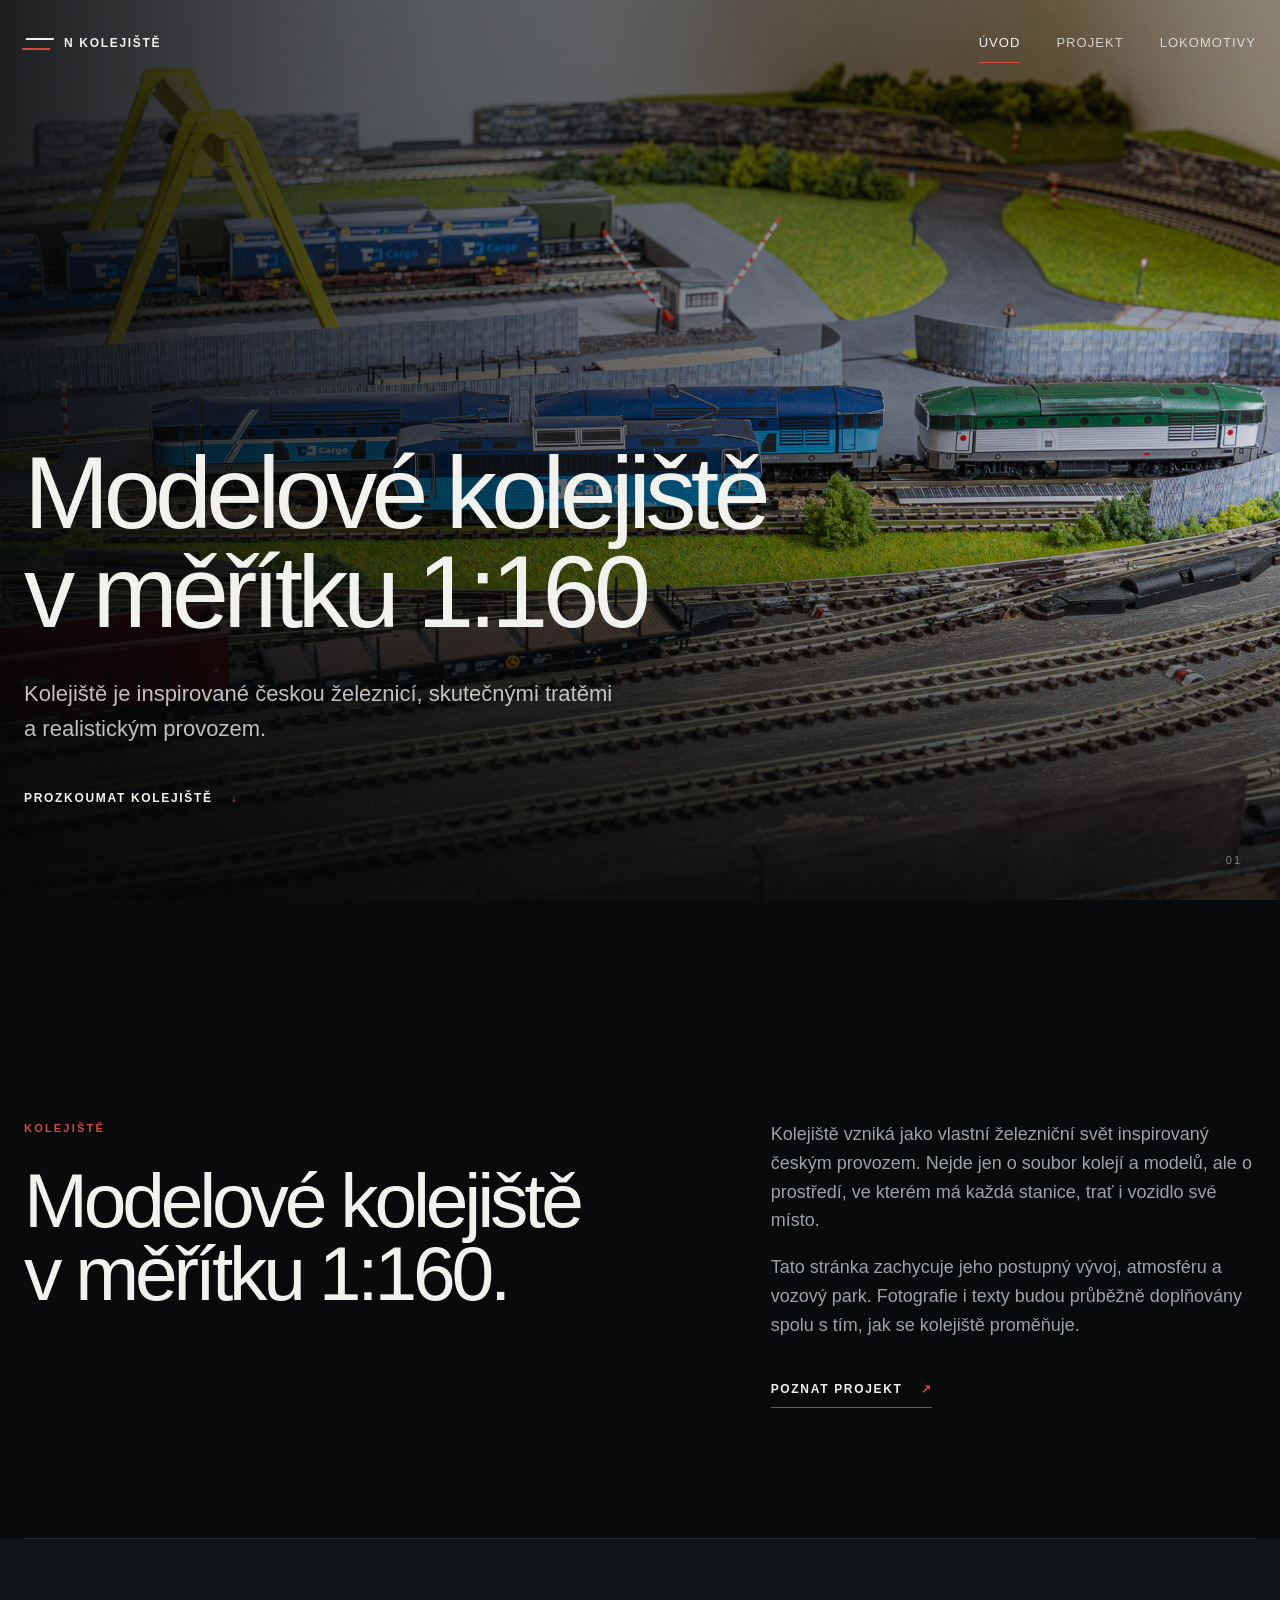
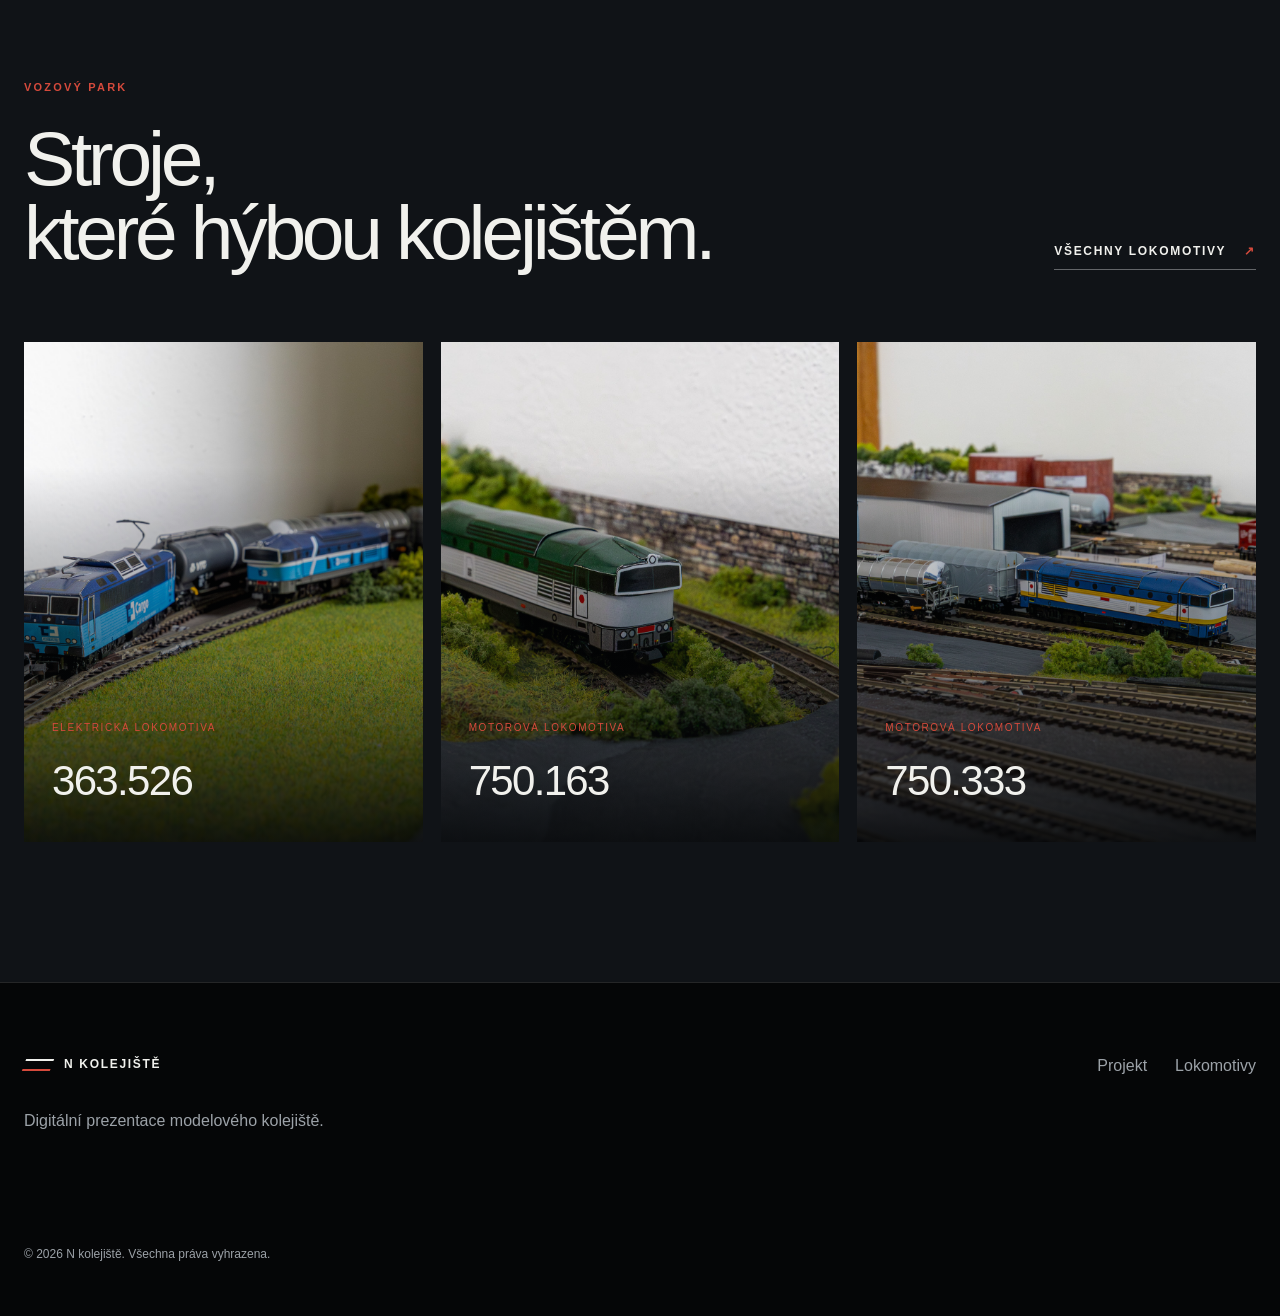
<file: index.html>
<!DOCTYPE html>
<html lang="cs">
<head>
  <meta charset="UTF-8">
  <meta name="viewport" content="width=device-width, initial-scale=1.0">
  <meta name="description" content="Prezentace modelového kolejiště a jeho vozového parku.">
  <meta name="theme-color" content="#090b0d">
  <title>N kolejiště</title>
  <link rel="icon" href="assets/images/favicon.svg" type="image/svg+xml">
  <link rel="stylesheet" href="assets/css/style.css">
  <script src="assets/js/data.js" defer></script>
  <script src="assets/js/main.js" defer></script>
</head>
<body data-page="home">
  <header class="site-header" id="siteHeader">
    <a class="brand" href="index.html" aria-label="N kolejiště – úvod">
      <span class="brand-mark"></span>
      <span>N KOLEJIŠTĚ</span>
    </a>

    <button class="menu-toggle" id="menuToggle" aria-label="Otevřít menu" aria-expanded="false">
      <span></span><span></span>
    </button>

    <nav class="main-nav" id="mainNav" aria-label="Hlavní navigace">
      <a class="active" href="index.html">Úvod</a>
      <a href="projekt.html">Projekt</a>
      <a href="lokomotivy.html">Lokomotivy</a>
    </nav>
  </header>

  <main>
    <section class="hero hero-home">
      <div class="hero-media">
        <img src="assets/images/kolejiste/uvodni_foto.jpg" alt="Pohled na modelové kolejiště">
      </div>
      <div class="hero-overlay"></div>

      <div class="hero-content container">
        <h2 class="display-title reveal">Modelové kolejiště<br>v měřítku 1:160</h2>
        <p class="hero-lead reveal">
          Kolejiště je inspirované českou železnicí, skutečnými tratěmi
          a realistickým provozem.
        </p>
        <a class="text-link reveal" href="#kolejiste">Prozkoumat kolejiště <span>↓</span></a>
      </div>

      <div class="hero-index">01</div>
    </section>

    <section class="story-section container" id="kolejiste">
      <div class="section-number reveal"></div>
      <div class="story-grid">
        <div>
          <p class="eyebrow reveal">KOLEJIŠTĚ</p>
          <h2 class="section-title reveal">Modelové kolejiště<br>v měřítku 1:160.</h2>
        </div>
        <div class="story-copy reveal">
          <p>
            Kolejiště vzniká jako vlastní železniční svět inspirovaný českým
            provozem. Nejde jen o soubor kolejí a modelů, ale o prostředí,
            ve kterém má každá stanice, trať i vozidlo své místo.
          </p>
          <p>
            Tato stránka zachycuje jeho postupný vývoj, atmosféru a vozový park.
            Fotografie i texty budou průběžně doplňovány spolu s tím, jak se
            kolejiště proměňuje.
          </p>
          <a class="button-link" href="projekt.html">Poznat projekt <span>↗</span></a>
        </div>
      </div>
    </section>

    <!--<section class="feature-image container-wide">
      <figure class="image-frame reveal">
        <img src="assets/images/kolejiste/stanice.svg" alt="Modelová železniční stanice">
        <figcaption>
          <span>STANICE</span>
          <p>Centrum provozu a místo setkávání osobní i nákladní dopravy.</p>
        </figcaption>
      </figure>
    </section>-->

    <section class="fleet-preview">
      <div class="container">
        <div class="fleet-heading">
          <div>
            <p class="eyebrow reveal">VOZOVÝ PARK</p>
            <h2 class="section-title reveal">Stroje, <br>které hýbou kolejištěm.</h2>
          </div>
          <a class="button-link reveal" href="lokomotivy.html">Všechny lokomotivy <span>↗</span></a>
        </div>

        <div class="home-loco-grid" id="homeLocoGrid"></div>
      </div>
    </section>
  </main>

  <footer class="site-footer">
    <div class="container footer-grid">
      <div>
        <div class="brand footer-brand"><span class="brand-mark"></span><span>N KOLEJIŠTĚ</span></div>
        <p>Digitální prezentace modelového kolejiště.</p>
      </div>
      <div class="footer-nav">
        <a href="projekt.html">Projekt</a>
        <a href="lokomotivy.html">Lokomotivy</a>
      </div>
      <p class="copyright">© <span data-current-year></span> N kolejiště. Všechna práva vyhrazena.</p>
    </div>
  </footer>
</body>
</html>
</file>
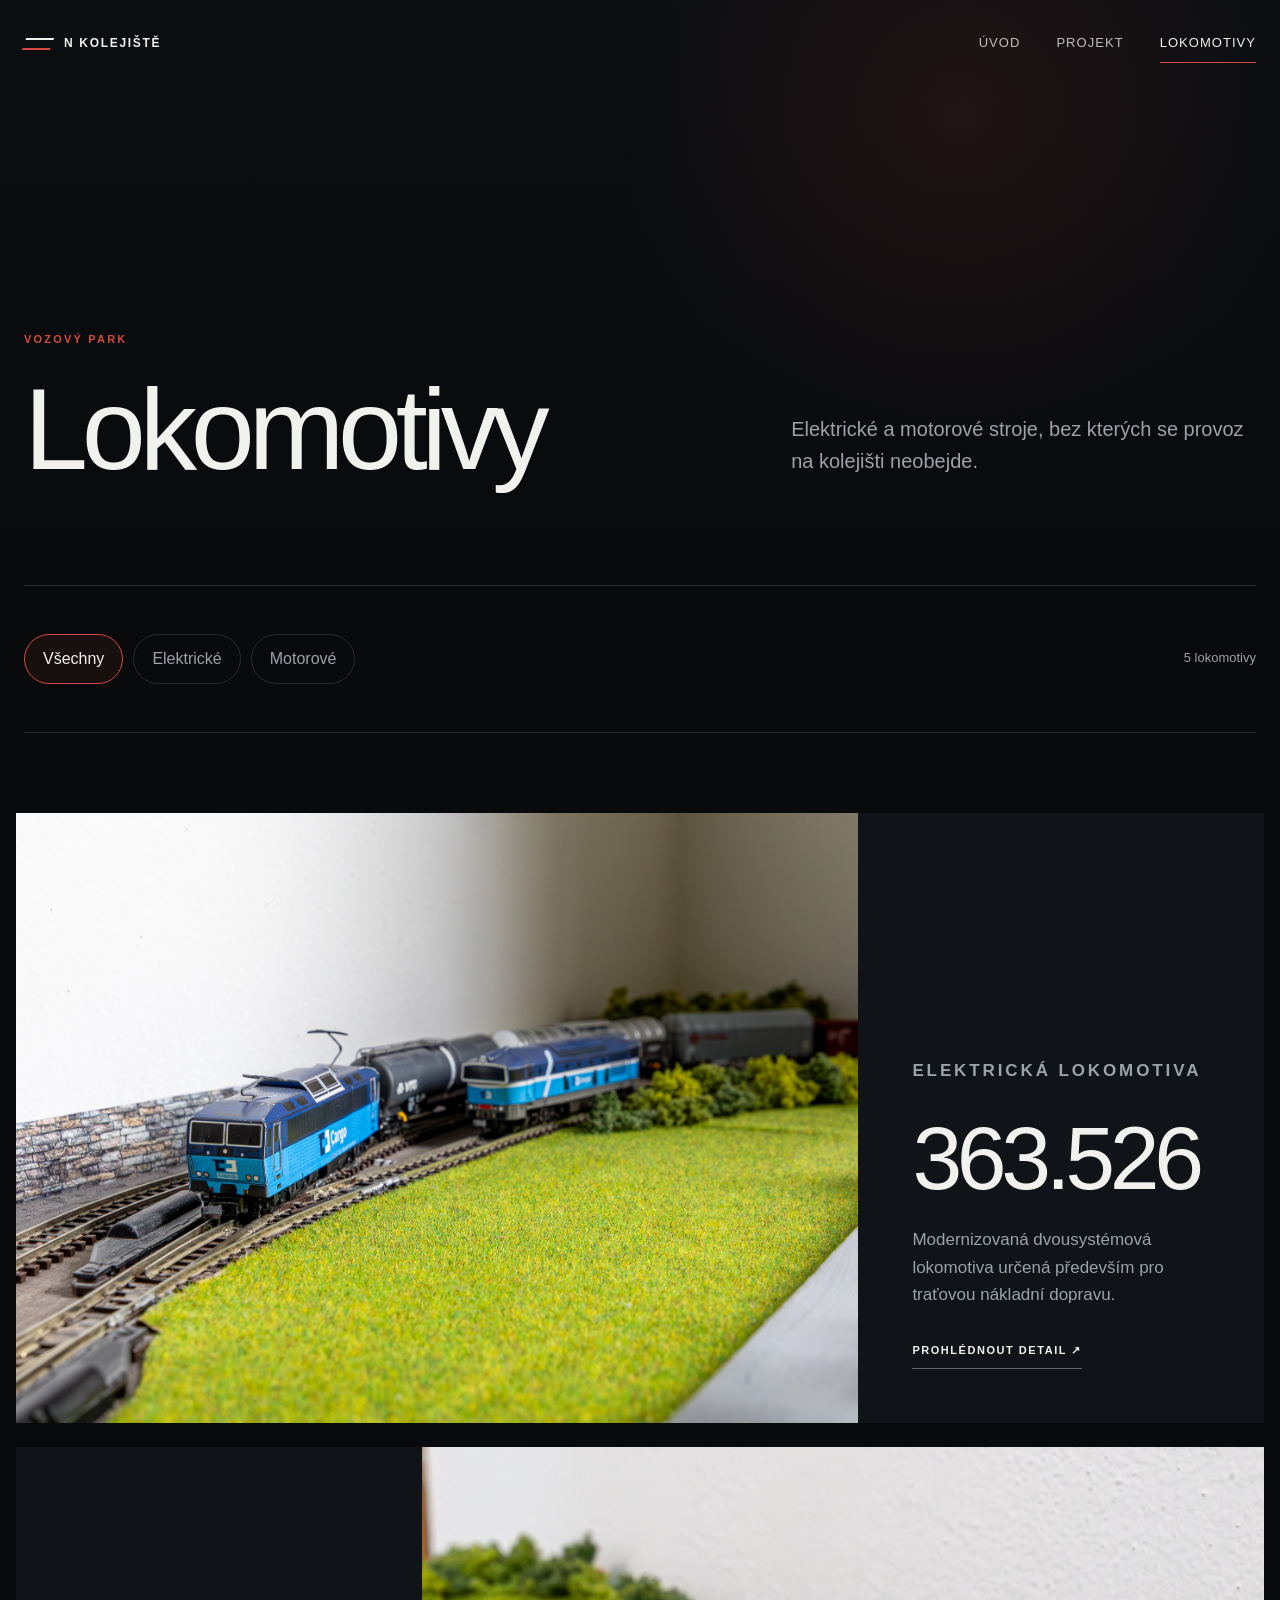
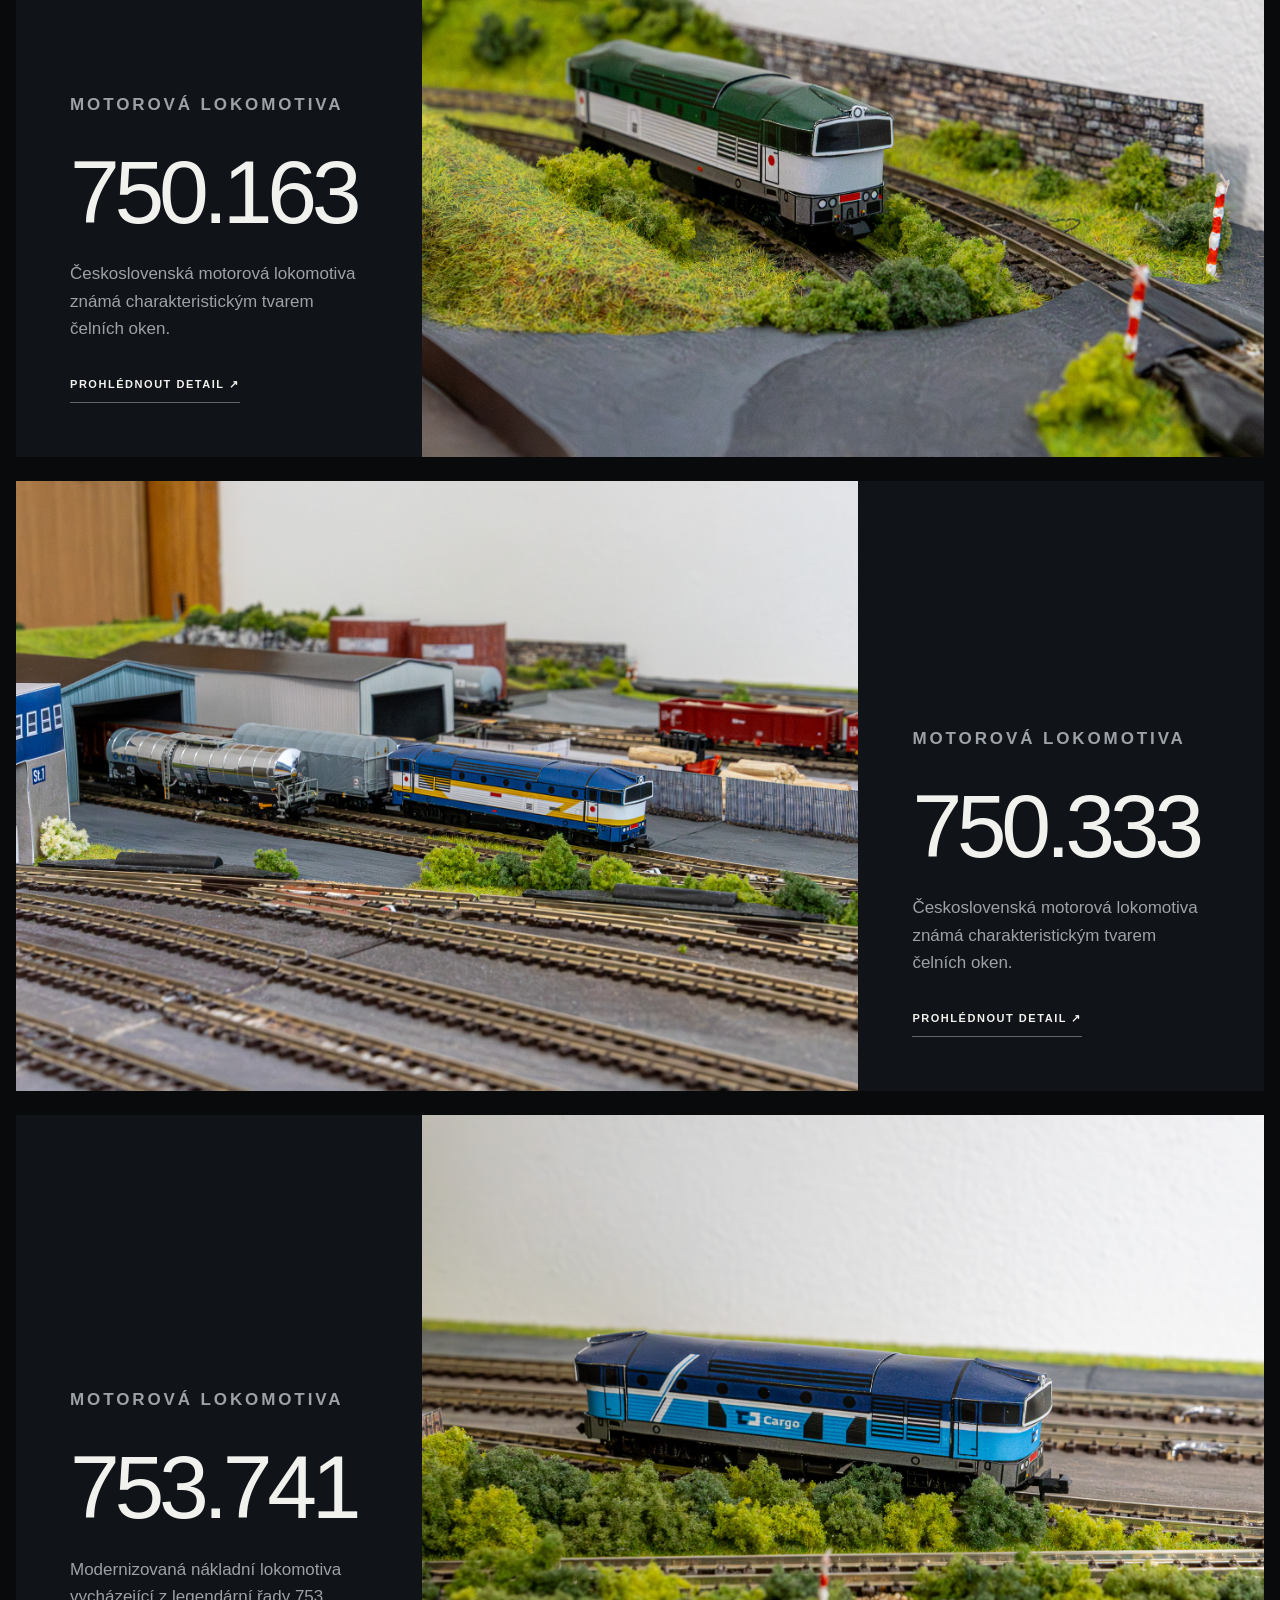
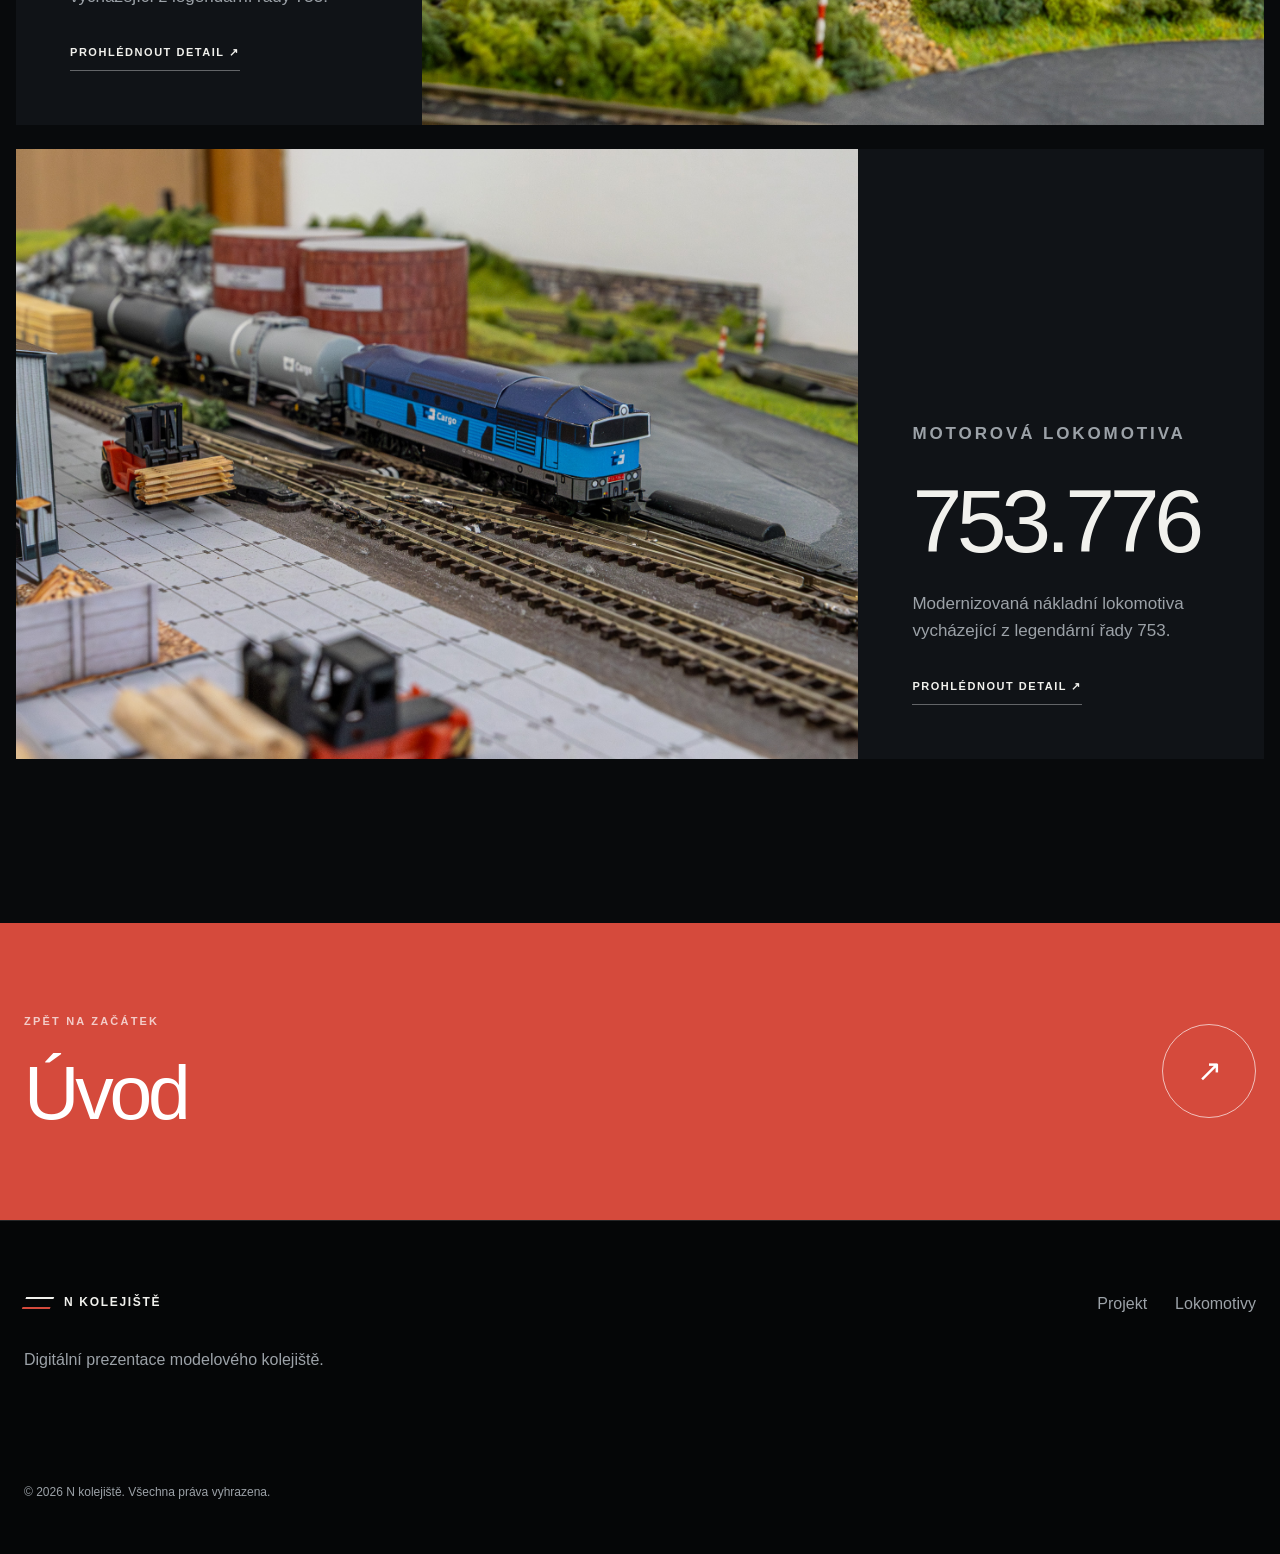
<file: lokomotivy.html>
<!DOCTYPE html>
<html lang="cs">
<head>
  <meta charset="UTF-8">
  <meta name="viewport" content="width=device-width, initial-scale=1.0">
  <meta name="description" content="Lokomotivy ve vozovém parku Vaškova kolejiště.">
  <meta name="theme-color" content="#090b0d">
  <title>Lokomotivy | N kolejiště</title>
  <link rel="icon" href="assets/images/favicon.svg" type="image/svg+xml">
  <link rel="stylesheet" href="assets/css/style.css">
  <script src="assets/js/data.js" defer></script>
  <script src="assets/js/main.js" defer></script>
  <script src="assets/js/lokomotivy.js" defer></script>
</head>
<body data-page="locomotives">
  <header class="site-header" id="siteHeader">
    <a class="brand" href="index.html" aria-label="Vaškovo kolejiště – úvod">
      <span class="brand-mark"></span>
      <span>N KOLEJIŠTĚ</span>
    </a>
    <button class="menu-toggle" id="menuToggle" aria-label="Otevřít menu" aria-expanded="false">
      <span></span><span></span>
    </button>
    <nav class="main-nav" id="mainNav" aria-label="Hlavní navigace">
      <a href="index.html">Úvod</a>
      <a href="projekt.html">Projekt</a>
      <a class="active" href="lokomotivy.html">Lokomotivy</a>
    </nav>
  </header>

  <main>
    <section class="page-hero locomotive-hero">
      <div class="container page-hero-grid">
        <div>
          <p class="eyebrow reveal">VOZOVÝ PARK</p>
          <h1 class="page-title reveal">Lokomotivy</h1>
        </div>
        <p class="page-intro reveal">
          Elektrické a motorové stroje, bez kterých se provoz na kolejišti neobejde.
        </p>
      </div>
    </section>

    <section class="catalog-controls container">
      <div class="filter-row" role="group" aria-label="Filtr lokomotiv">
        <button class="filter-button active" data-filter="all">Všechny</button>
        <button class="filter-button" data-filter="elektricka">Elektrické</button>
        <button class="filter-button" data-filter="dieselova">Motorové</button>
      </div>
      <p class="catalog-count"><span id="locoCount">0</span> lokomotivy</p>
    </section>

    <section class="locomotive-list container-wide" id="locomotiveList"></section>

    <section class="next-page-panel">
      <div class="container next-page-grid">
        <div>
          <p class="eyebrow">ZPĚT NA ZAČÁTEK</p>
          <h2 class="section-title">Úvod</h2>
        </div>
        <a class="circle-link" href="index.html" aria-label="Přejít na úvod">↗</a>
      </div>
    </section>
  </main>

  <dialog class="loco-dialog" id="locoDialog">
    <button class="dialog-close" id="dialogClose" aria-label="Zavřít detail">×</button>
    <div id="dialogContent"></div>
  </dialog>

  <footer class="site-footer">
    <div class="container footer-grid">
      <div>
        <div class="brand footer-brand"><span class="brand-mark"></span><span>N KOLEJIŠTĚ</span></div>
        <p>Digitální prezentace modelového kolejiště.</p>
      </div>
      <div class="footer-nav">
        <a href="projekt.html">Projekt</a>
        <a href="lokomotivy.html">Lokomotivy</a>
      </div>
      <p class="copyright">© <span data-current-year></span> N kolejiště. Všechna práva vyhrazena.</p>
    </div>
  </footer>
</body>
</html>
</file>
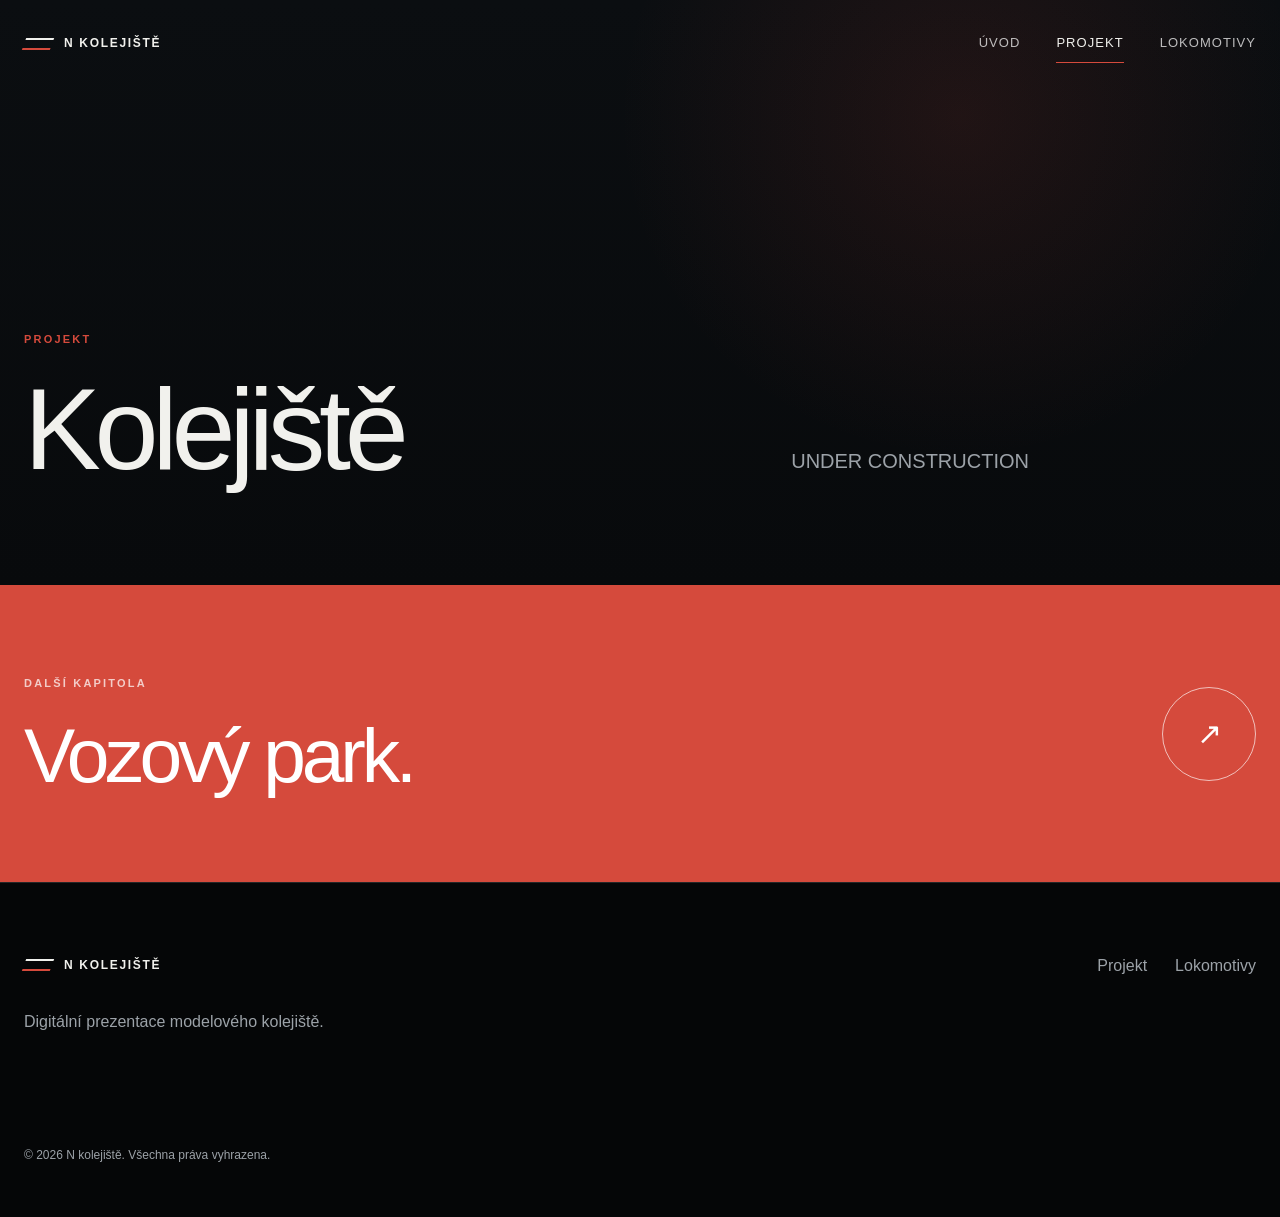
<file: projekt.html>
<!DOCTYPE html>
<html lang="cs">
<head>
  <meta charset="UTF-8">
  <meta name="viewport" content="width=device-width, initial-scale=1.0">
  <meta name="description" content="Příběh a vývoj Vaškova modelového kolejiště.">
  <meta name="theme-color" content="#090b0d">
  <title>Projekt | N kolejiště</title>
  <link rel="icon" href="assets/images/favicon.svg" type="image/svg+xml">
  <link rel="stylesheet" href="assets/css/style.css">
  <script src="assets/js/main.js" defer></script>
</head>
<body data-page="project">
  <header class="site-header" id="siteHeader">
    <a class="brand" href="index.html" aria-label="Vaškovo kolejiště – úvod">
      <span class="brand-mark"></span>
      <span>N KOLEJIŠTĚ</span>
    </a>
    <button class="menu-toggle" id="menuToggle" aria-label="Otevřít menu" aria-expanded="false">
      <span></span><span></span>
    </button>
    <nav class="main-nav" id="mainNav" aria-label="Hlavní navigace">
      <a href="index.html">Úvod</a>
      <a class="active" href="projekt.html">Projekt</a>
      <a href="lokomotivy.html">Lokomotivy</a>
    </nav>
  </header>

  <main>
    <section class="page-hero">
      <div class="container page-hero-grid">
        <div>
          <p class="eyebrow reveal">PROJEKT</p>
          <h1 class="page-title reveal">Kolejiště</h1>
        </div>
        <p class="page-intro reveal">
          UNDER CONSTRUCTION
        </p>
      </div>
    </section>

    <!--<section class="project-intro container">
      <div class="project-stat reveal">
        <span>01</span>
        <p>Česká železniční inspirace</p>
      </div>
      <div class="project-stat reveal">
        <span>02</span>
        <p>Důraz na věrohodnou atmosféru</p>
      </div>
      <div class="project-stat reveal">
        <span>03</span>
        <p>Průběžně rozvíjený projekt</p>
      </div>
    </section>

    <section class="project-block container-wide">
      <figure class="wide-project-image reveal">
        <img src="assets/images/kolejiste/projekt.svg" alt="Celkový pohled na modelové kolejiště">
      </figure>
      <div class="project-text container">
        <p class="eyebrow reveal">MYŠLENKA</p>
        <div class="project-text-grid">
          <h2 class="section-title reveal">Nejen model.<br>Vlastní železniční svět.</h2>
          <div class="story-copy reveal">
            <p>
              Smyslem projektu je vytvořit prostředí, které nepůsobí jako
              vystavená sbírka, ale jako skutečně fungující železnice
              převedená do menšího měřítka.
            </p>
            <p>
              Kolejiště se soustředí na české prostředí a vozidla známá
              z tuzemských tratí. Důležitou roli hraje provozní logika,
              vzhled krajiny i drobné stopy každodenního železničního života.
            </p>
          </div>
        </div>
      </div>
    </section>

    <section class="timeline-section container">
      <p class="eyebrow reveal">VÝVOJ PROJEKTU</p>
      <h2 class="section-title reveal">Kolejiště se mění<br>spolu s každým detailem.</h2>

      <div class="timeline">
        <article class="timeline-item reveal">
          <span>01</span>
          <div>
            <h3>Koncepce</h3>
            <p>Volba prostředí, období, provozu a základního uspořádání kolejiště.</p>
          </div>
        </article>
        <article class="timeline-item reveal">
          <span>02</span>
          <div>
            <h3>Stavba</h3>
            <p>Koleje, terén, stanice, infrastruktura a technické zázemí.</p>
          </div>
        </article>
        <article class="timeline-item reveal">
          <span>03</span>
          <div>
            <h3>Atmosféra</h3>
            <p>Krajina, budovy, provozní detaily a výsledné zasazení vozidel.</p>
          </div>
        </article>
      </div>
    </section>-->

    <section class="next-page-panel">
      <div class="container next-page-grid">
        <div>
          <p class="eyebrow">DALŠÍ KAPITOLA</p>
          <h2 class="section-title">Vozový park.</h2>
        </div>
        <a class="circle-link" href="lokomotivy.html" aria-label="Přejít na lokomotivy">↗</a>
      </div>
    </section>
  </main>

  <footer class="site-footer">
    <div class="container footer-grid">
      <div>
        <div class="brand footer-brand"><span class="brand-mark"></span><span>N KOLEJIŠTĚ</span></div>
        <p>Digitální prezentace modelového kolejiště.</p>
      </div>
      <div class="footer-nav">
        <a href="projekt.html">Projekt</a>
        <a href="lokomotivy.html">Lokomotivy</a>
      </div>
      <p class="copyright">© <span data-current-year></span> N kolejiště. Všechna práva vyhrazena.</p>
    </div>
  </footer>
</body>
</html>
</file>
<file: assets/css/style.css>
:root {
  --bg: #080a0c;
  --bg-soft: #101317;
  --panel: #15191e;
  --text: #f1f1ed;
  --muted: #9ca2a8;
  --line: rgba(255, 255, 255, 0.13);
  --accent: #d54a3c;
  --container: 1240px;
  --wide: 1500px;
}

* { box-sizing: border-box; }

html {
  scroll-behavior: smooth;
  background: var(--bg);
}

body {
  margin: 0;
  background: var(--bg);
  color: var(--text);
  font-family: Inter, "Segoe UI", Arial, sans-serif;
  line-height: 1.6;
  overflow-x: hidden;
}

body.menu-open { overflow: hidden; }

img {
  width: 100%;
  display: block;
}

a { color: inherit; text-decoration: none; }
button { font: inherit; }

.container {
  width: min(calc(100% - 48px), var(--container));
  margin-inline: auto;
}

.container-wide {
  width: min(calc(100% - 32px), var(--wide));
  margin-inline: auto;
}

.site-header {
  position: fixed;
  inset: 0 0 auto;
  z-index: 100;
  height: 88px;
  padding: 0 max(24px, calc((100vw - var(--wide)) / 2));
  display: flex;
  align-items: center;
  justify-content: space-between;
  transition: background .35s ease, backdrop-filter .35s ease, border-color .35s ease;
  border-bottom: 1px solid transparent;
}

.site-header.scrolled {
  background: rgba(8, 10, 12, .72);
  backdrop-filter: blur(18px);
  border-color: var(--line);
}

.brand {
  display: inline-flex;
  align-items: center;
  gap: 12px;
  font-size: 12px;
  font-weight: 700;
  letter-spacing: .14em;
  white-space: nowrap;
}

.brand-mark {
  width: 28px;
  height: 12px;
  display: inline-block;
  border-top: 2px solid var(--text);
  border-bottom: 2px solid var(--accent);
  transform: skewX(-20deg);
}

.main-nav {
  display: flex;
  gap: 36px;
  align-items: center;
}

.main-nav a {
  position: relative;
  color: rgba(255,255,255,.72);
  font-size: 13px;
  letter-spacing: .08em;
  text-transform: uppercase;
  transition: color .25s ease;
}

.main-nav a::after {
  content: "";
  position: absolute;
  left: 0;
  right: 100%;
  bottom: -9px;
  height: 1px;
  background: var(--accent);
  transition: right .3s ease;
}

.main-nav a:hover,
.main-nav a.active { color: var(--text); }

.main-nav a:hover::after,
.main-nav a.active::after { right: 0; }

.menu-toggle {
  display: none;
  width: 42px;
  height: 42px;
  border: 0;
  background: transparent;
  padding: 12px 6px;
  cursor: pointer;
}

.menu-toggle span {
  display: block;
  width: 100%;
  height: 1px;
  background: white;
  margin: 7px 0;
  transition: transform .3s ease;
}

.hero {
  min-height: 100svh;
  position: relative;
  display: flex;
  align-items: flex-end;
  overflow: hidden;
}

.hero-media,
.hero-overlay {
  position: absolute;
  inset: 0;
}

.hero-media img {
  height: 100%;
  object-fit: cover;
  transform: scale(1.03);
}

.hero-overlay {
  background:
    linear-gradient(90deg, rgba(5,7,9,.90) 0%, rgba(5,7,9,.52) 48%, rgba(5,7,9,.14) 100%),
    linear-gradient(0deg, rgba(5,7,9,.82) 0%, transparent 45%);
}

.hero-content {
  position: relative;
  z-index: 2;
  padding-bottom: 90px;
}

.eyebrow {
  margin: 0 0 26px;
  color: var(--accent);
  font-size: 11px;
  font-weight: 700;
  letter-spacing: .2em;
  text-transform: uppercase;
}

.display-title,
.page-title,
.section-title {
  margin: 0;
  font-weight: 500;
  letter-spacing: -.055em;
  line-height: .96;
}

.display-title {
  max-width: 920px;
  font-size: clamp(60px, 8vw, 124px);
}

.hero-lead {
  max-width: 590px;
  margin: 35px 0 38px;
  font-size: clamp(17px, 2vw, 22px);
  color: rgba(255,255,255,.74);
}

.text-link,
.button-link {
  display: inline-flex;
  align-items: center;
  gap: 18px;
  font-size: 12px;
  font-weight: 700;
  letter-spacing: .14em;
  text-transform: uppercase;
}

.text-link span,
.button-link span { color: var(--accent); }

.button-link {
  padding-bottom: 8px;
  border-bottom: 1px solid rgba(255,255,255,.35);
  transition: border-color .25s ease;
}

.button-link:hover { border-color: var(--accent); }

.hero-index {
  position: absolute;
  z-index: 2;
  right: 38px;
  bottom: 30px;
  font-size: 11px;
  letter-spacing: .18em;
  color: rgba(255,255,255,.45);
}

.story-section {
  position: relative;
  padding: 150px 0 130px;
  border-bottom: 1px solid var(--line);
}

.section-number {
  color: var(--muted);
  font-size: 11px;
  letter-spacing: .18em;
  margin-bottom: 70px;
}

.story-grid,
.project-text-grid {
  display: grid;
  grid-template-columns: 1.15fr .85fr;
  gap: 90px;
}

.section-title {
  font-size: clamp(46px, 6vw, 86px);
}

.story-copy {
  max-width: 580px;
  color: var(--muted);
  font-size: 18px;
}

.story-copy p:first-child { margin-top: 0; }
.story-copy .button-link { color: var(--text); margin-top: 22px; }

.feature-image {
  padding: 70px 0 150px;
}

.image-frame {
  margin: 0;
  position: relative;
  overflow: hidden;
}

.image-frame img {
  aspect-ratio: 16/8.3;
  object-fit: cover;
  transition: transform 1.2s cubic-bezier(.2,.7,.2,1);
}

.image-frame:hover img { transform: scale(1.025); }

.image-frame figcaption {
  position: absolute;
  inset: auto 0 0;
  padding: 90px 46px 38px;
  background: linear-gradient(transparent, rgba(5,7,9,.88));
}

.image-frame figcaption span {
  color: var(--accent);
  font-size: 11px;
  letter-spacing: .18em;
}

.image-frame figcaption p {
  margin: 8px 0 0;
  max-width: 430px;
  color: rgba(255,255,255,.72);
}

.split-feature {
  padding: 40px 0 160px;
  display: grid;
  grid-template-columns: .9fr 1.1fr;
  align-items: center;
  gap: 100px;
}

.split-copy p:last-child {
  max-width: 510px;
  color: var(--muted);
  font-size: 18px;
  margin-top: 38px;
}

.portrait-frame {
  margin: 0;
  overflow: hidden;
}

.portrait-frame img {
  aspect-ratio: 4/5;
  object-fit: cover;
}

.fleet-preview {
  background: var(--bg-soft);
  padding: 140px 0;
}

.fleet-heading {
  display: flex;
  justify-content: space-between;
  align-items: flex-end;
  gap: 30px;
  margin-bottom: 72px;
}

.home-loco-grid {
  display: grid;
  grid-template-columns: repeat(3, 1fr);
  gap: 18px;
}

.home-loco-card {
  min-height: 500px;
  position: relative;
  overflow: hidden;
  background: var(--panel);
}

.home-loco-card img {
  position: absolute;
  inset: 0;
  height: 100%;
  object-fit: cover;
  transition: transform .7s ease;
}

.home-loco-card:hover img { transform: scale(1.035); }

.home-loco-card::after {
  content: "";
  position: absolute;
  inset: 0;
  background: linear-gradient(transparent 25%, rgba(5,7,9,.92) 100%);
}

.home-loco-content {
  position: absolute;
  z-index: 2;
  inset: auto 28px 28px;
}

.home-loco-content span {
  color: var(--accent);
  font-size: 10px;
  letter-spacing: .16em;
}

.home-loco-content h3 {
  margin: 8px 0 0;
  font-size: 42px;
  font-weight: 500;
  letter-spacing: -.04em;
}

.page-hero {
  min-height: 65vh;
  padding: 180px 0 100px;
  display: flex;
  align-items: flex-end;
  background:
    radial-gradient(circle at 75% 20%, rgba(213,74,60,.11), transparent 32%),
    linear-gradient(180deg, #0b0e11, #080a0c);
}

.page-hero-grid {
  display: grid;
  grid-template-columns: 1.2fr .8fr;
  align-items: flex-end;
  gap: 70px;
}

.page-title {
  font-size: clamp(70px, 9vw, 140px);
}

.page-intro {
  max-width: 520px;
  margin: 0 0 8px;
  color: var(--muted);
  font-size: 20px;
}

.project-intro {
  display: grid;
  grid-template-columns: repeat(3, 1fr);
  padding: 80px 0;
  border-top: 1px solid var(--line);
  border-bottom: 1px solid var(--line);
}

.project-stat {
  min-height: 150px;
  padding: 18px 38px;
  border-right: 1px solid var(--line);
}

.project-stat:first-child { padding-left: 0; }
.project-stat:last-child { border-right: 0; }

.project-stat span {
  color: var(--accent);
  font-size: 11px;
  letter-spacing: .18em;
}

.project-stat p {
  max-width: 240px;
  font-size: 20px;
}

.project-block { padding: 90px 0 140px; }

.wide-project-image {
  margin: 0 0 110px;
  overflow: hidden;
}

.wide-project-image img {
  aspect-ratio: 16/7;
  object-fit: cover;
}

.timeline-section {
  padding: 10px 0 150px;
}

.timeline-section > .section-title { margin-bottom: 80px; }

.timeline {
  border-top: 1px solid var(--line);
}

.timeline-item {
  display: grid;
  grid-template-columns: 100px 1fr;
  gap: 30px;
  padding: 42px 0;
  border-bottom: 1px solid var(--line);
}

.timeline-item > span {
  color: var(--accent);
  font-size: 11px;
  letter-spacing: .18em;
}

.timeline-item h3 {
  margin: 0 0 9px;
  font-size: 28px;
  font-weight: 500;
}

.timeline-item p {
  margin: 0;
  max-width: 650px;
  color: var(--muted);
}

.catalog-controls {
  padding: 48px 0;
  display: flex;
  justify-content: space-between;
  align-items: center;
  border-top: 1px solid var(--line);
  border-bottom: 1px solid var(--line);
}

.filter-row {
  display: flex;
  gap: 10px;
  flex-wrap: wrap;
}

.filter-button {
  border: 1px solid var(--line);
  background: transparent;
  color: var(--muted);
  padding: 11px 18px;
  border-radius: 99px;
  cursor: pointer;
  transition: .25s ease;
}

.filter-button:hover,
.filter-button.active {
  color: var(--text);
  border-color: var(--accent);
  background: rgba(213,74,60,.08);
}

.catalog-count {
  color: var(--muted);
  font-size: 13px;
}

.locomotive-list {
  padding: 80px 0 140px;
}

.loco-row {
  display: grid;
  grid-template-columns: 1.35fr .65fr;
  min-height: 610px;
  margin-bottom: 24px;
  background: var(--bg-soft);
  overflow: hidden;
}

.loco-row:nth-child(even) {
  grid-template-columns: .65fr 1.35fr;
}

.loco-row:nth-child(even) .loco-media { order: 2; }

.loco-media {
  position: relative;
  overflow: hidden;
  min-height: 500px;
}

.loco-media img {
  height: 100%;
  object-fit: cover;
  transition: transform .9s ease;
}

.loco-row:hover .loco-media img { transform: scale(1.03); }

.loco-copy {
  padding: 54px;
  display: flex;
  flex-direction: column;
  justify-content: flex-end;
}

.loco-type {
  margin: 0 0 auto;
  color: var(--accent);
  font-size: 10px;
  font-weight: 700;
  letter-spacing: .17em;
  text-transform: uppercase;
}

.loco-copy h2 {
  margin: 0;
  font-size: clamp(62px, 7vw, 104px);
  font-weight: 500;
  line-height: .9;
  letter-spacing: -.06em;
}

.loco-copy p {
  max-width: 440px;
  margin: 28px 0 34px;
  color: var(--muted);
  font-size: 17px;
}

.detail-button {
  align-self: flex-start;
  border: 0;
  background: transparent;
  color: var(--text);
  padding: 0 0 8px;
  border-bottom: 1px solid rgba(255,255,255,.35);
  font-size: 11px;
  font-weight: 700;
  letter-spacing: .14em;
  text-transform: uppercase;
  cursor: pointer;
}

.detail-button:hover { border-color: var(--accent); }

.loco-dialog {
  width: min(1080px, calc(100% - 28px));
  max-height: calc(100vh - 28px);
  border: 1px solid var(--line);
  padding: 0;
  background: #0e1115;
  color: var(--text);
}

.loco-dialog::backdrop {
  background: rgba(0,0,0,.82);
  backdrop-filter: blur(8px);
}

.dialog-close {
  position: fixed;
  z-index: 4;
  top: 30px;
  right: 38px;
  width: 48px;
  height: 48px;
  border: 1px solid var(--line);
  border-radius: 50%;
  background: rgba(8,10,12,.78);
  color: white;
  font-size: 30px;
  line-height: 1;
  cursor: pointer;
}

.dialog-hero {
  position: relative;
}

.dialog-hero img {
  aspect-ratio: 16/8;
  object-fit: cover;
}

.dialog-hero::after {
  content: "";
  position: absolute;
  inset: 0;
  background: linear-gradient(transparent 40%, #0e1115 100%);
}

.dialog-title {
  position: absolute;
  z-index: 2;
  left: 48px;
  bottom: 34px;
}

.dialog-title p {
  margin: 0 0 9px;
  color: var(--accent);
  font-size: 10px;
  letter-spacing: .17em;
}

.dialog-title h2 {
  margin: 0;
  font-size: clamp(64px, 9vw, 112px);
  font-weight: 500;
  line-height: .9;
  letter-spacing: -.06em;
}

.dialog-body {
  padding: 55px 48px 70px;
}

.dialog-stats {
  display: grid;
  grid-template-columns: repeat(2, 1fr);
  border-top: 1px solid var(--line);
  margin-bottom: 55px;
}

.dialog-stat {
  display: flex;
  justify-content: space-between;
  gap: 20px;
  padding: 18px 0;
  border-bottom: 1px solid var(--line);
}

.dialog-stat:nth-child(odd) { padding-right: 22px; }
.dialog-stat:nth-child(even) { padding-left: 22px; border-left: 1px solid var(--line); }
.dialog-stat span { color: var(--muted); }
.dialog-description { max-width: 760px; color: var(--muted); font-size: 18px; }

.next-page-panel {
  background: var(--accent);
  color: white;
  padding: 90px 0;
}

.next-page-panel .eyebrow { color: rgba(255,255,255,.72); }

.next-page-grid {
  display: flex;
  justify-content: space-between;
  align-items: center;
}

.circle-link {
  width: 94px;
  height: 94px;
  border: 1px solid rgba(255,255,255,.65);
  border-radius: 50%;
  display: grid;
  place-items: center;
  font-size: 30px;
  transition: background .25s ease, color .25s ease;
}

.circle-link:hover { background: white; color: var(--accent); }

.site-footer {
  padding: 70px 0 40px;
  background: #050607;
  border-top: 1px solid var(--line);
}

.footer-grid {
  display: grid;
  grid-template-columns: 1fr auto;
  gap: 50px;
}

.footer-brand { margin-bottom: 18px; }
.site-footer p { color: var(--muted); }
.footer-nav { display: flex; gap: 28px; align-items: start; }
.footer-nav a { color: var(--muted); }
.footer-nav a:hover { color: var(--text); }
.copyright { grid-column: 1 / -1; margin-top: 45px; font-size: 12px; }

.reveal {
  opacity: 0;
  transform: translateY(24px);
  transition: opacity .8s ease, transform .8s ease;
}

.reveal.visible {
  opacity: 1;
  transform: translateY(0);
}

@media (max-width: 980px) {
  .menu-toggle { display: block; position: relative; z-index: 102; }
  .main-nav {
    position: fixed;
    inset: 0;
    background: rgba(8,10,12,.98);
    flex-direction: column;
    align-items: flex-start;
    justify-content: center;
    padding: 0 32px;
    gap: 26px;
    transform: translateX(100%);
    transition: transform .35s ease;
  }
  .main-nav.open { transform: translateX(0); }
  .main-nav a { font-size: 34px; letter-spacing: -.03em; text-transform: none; }
  .menu-toggle.active span:first-child { transform: translateY(4px) rotate(45deg); }
  .menu-toggle.active span:last-child { transform: translateY(-4px) rotate(-45deg); }

  .story-grid,
  .project-text-grid,
  .page-hero-grid,
  .split-feature {
    grid-template-columns: 1fr;
    gap: 50px;
  }

  .split-feature { padding-bottom: 120px; }
  .portrait-frame { width: min(100%, 650px); margin-left: auto; }

  .home-loco-grid { grid-template-columns: 1fr; }
  .home-loco-card { min-height: 430px; }

  .project-intro { grid-template-columns: 1fr; }
  .project-stat {
    border-right: 0;
    border-bottom: 1px solid var(--line);
    padding: 28px 0;
    min-height: auto;
  }
  .project-stat:last-child { border-bottom: 0; }

  .loco-row,
  .loco-row:nth-child(even) {
    grid-template-columns: 1fr;
  }
  .loco-row:nth-child(even) .loco-media { order: 0; }
  .loco-copy { min-height: 430px; }
}

@media (max-width: 640px) {
  .container { width: min(calc(100% - 30px), var(--container)); }
  .container-wide { width: 100%; }
  .site-header { height: 72px; padding-inline: 15px; }
  .brand { font-size: 10px; }
  .hero-content { padding-bottom: 56px; }
  .display-title { font-size: clamp(52px, 16vw, 78px); }
  .hero-lead { font-size: 16px; }
  .hero-index { display: none; }

  .story-section { padding: 100px 0 90px; }
  .section-number { margin-bottom: 45px; }
  .section-title { font-size: 48px; }
  .story-copy { font-size: 16px; }

  .feature-image { padding: 0 0 100px; }
  .image-frame img { aspect-ratio: 4/5; }
  .image-frame figcaption { padding: 90px 22px 26px; }

  .split-feature { padding: 0 0 100px; }
  .fleet-preview { padding: 100px 0; }
  .fleet-heading { align-items: flex-start; flex-direction: column; }

  .page-hero { min-height: 72vh; padding: 140px 0 70px; }
  .page-title { font-size: 72px; }
  .page-intro { font-size: 17px; }

  .project-block { padding-top: 30px; }
  .wide-project-image { margin-bottom: 80px; }
  .wide-project-image img { aspect-ratio: 4/5; }

  .catalog-controls { align-items: flex-start; gap: 24px; flex-direction: column; }
  .locomotive-list { padding-top: 35px; }
  .loco-row { margin-bottom: 12px; }
  .loco-media { min-height: 360px; }
  .loco-copy { padding: 32px 22px; min-height: 390px; }
  .loco-copy h2 { font-size: 68px; }

  .dialog-title { left: 22px; bottom: 22px; }
  .dialog-body { padding: 42px 22px 55px; }
  .dialog-stats { grid-template-columns: 1fr; }
  .dialog-stat:nth-child(odd),
  .dialog-stat:nth-child(even) { padding: 15px 0; border-left: 0; }
  .dialog-close { top: 18px; right: 18px; }

  .next-page-grid { gap: 30px; }
  .circle-link { width: 72px; height: 72px; flex: 0 0 auto; }

  .footer-grid { grid-template-columns: 1fr; }
  .copyright { grid-column: auto; margin-top: 10px; }
}
</file>
